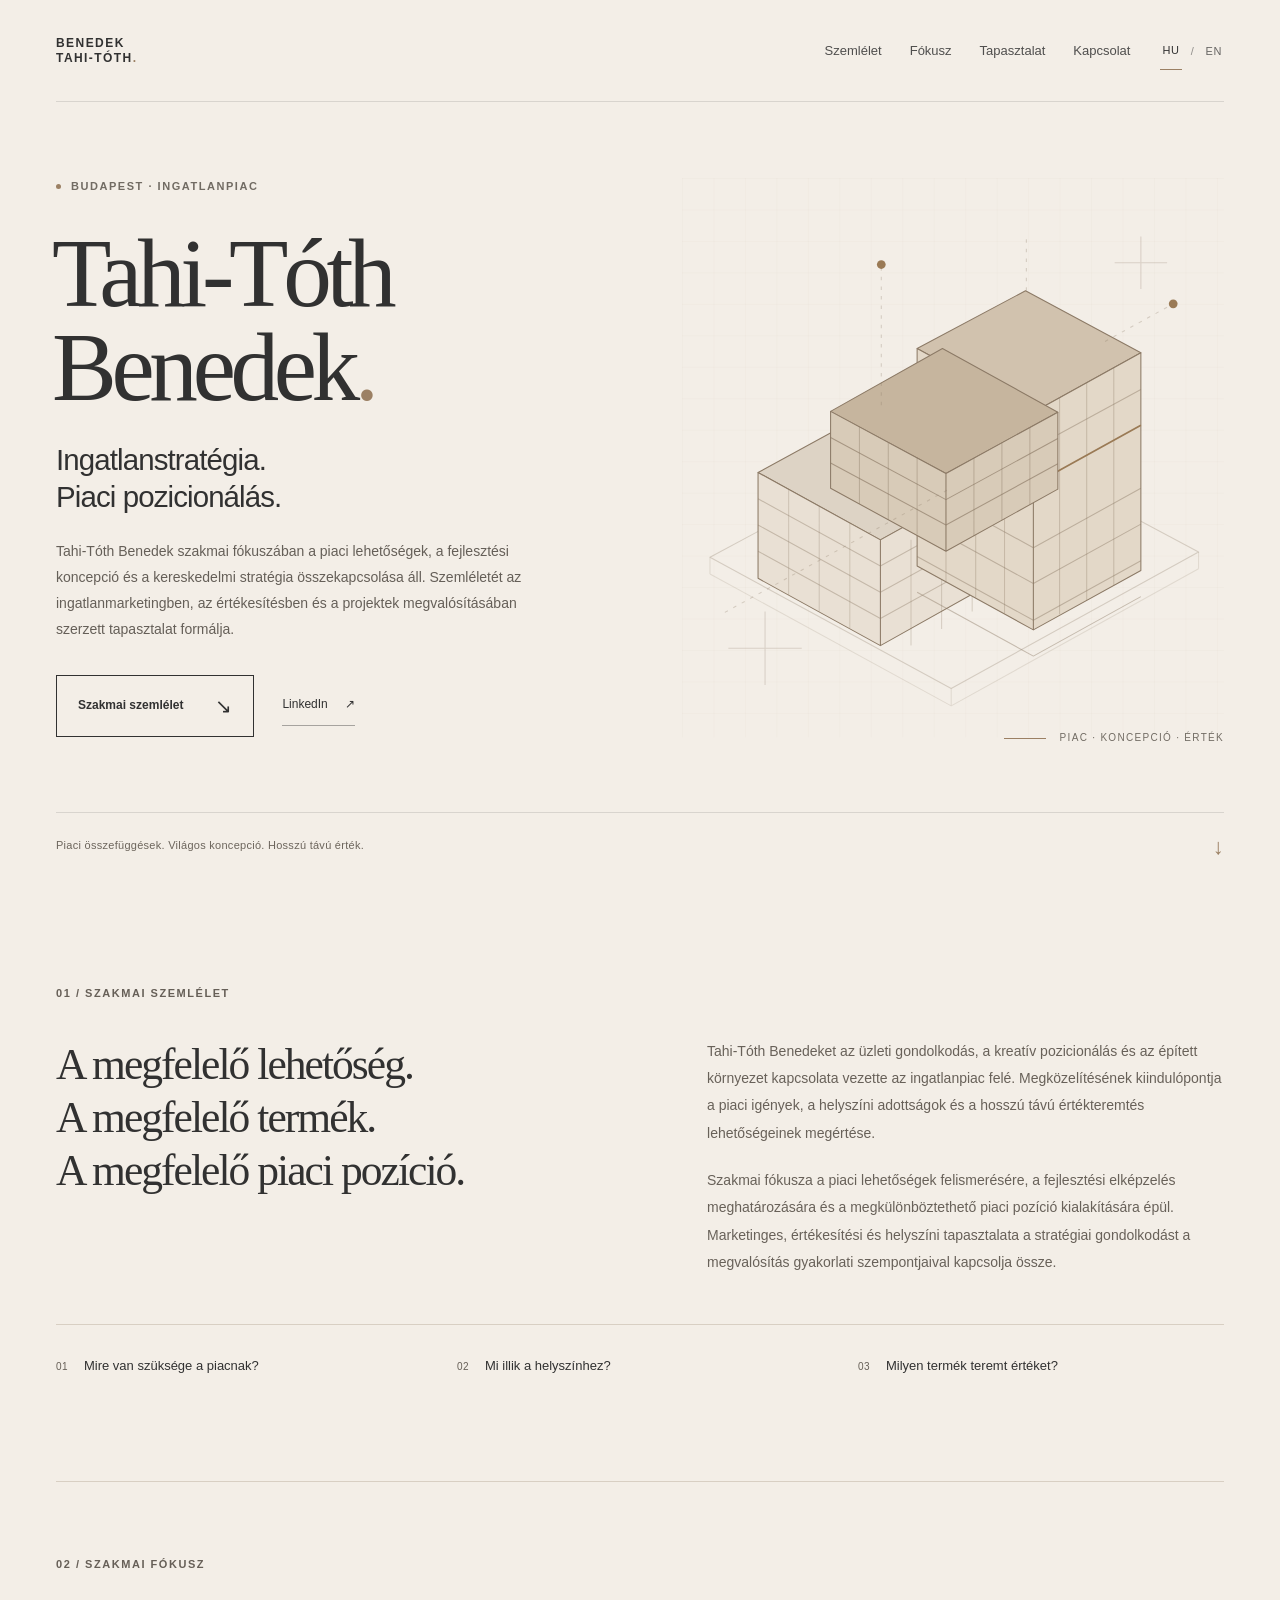
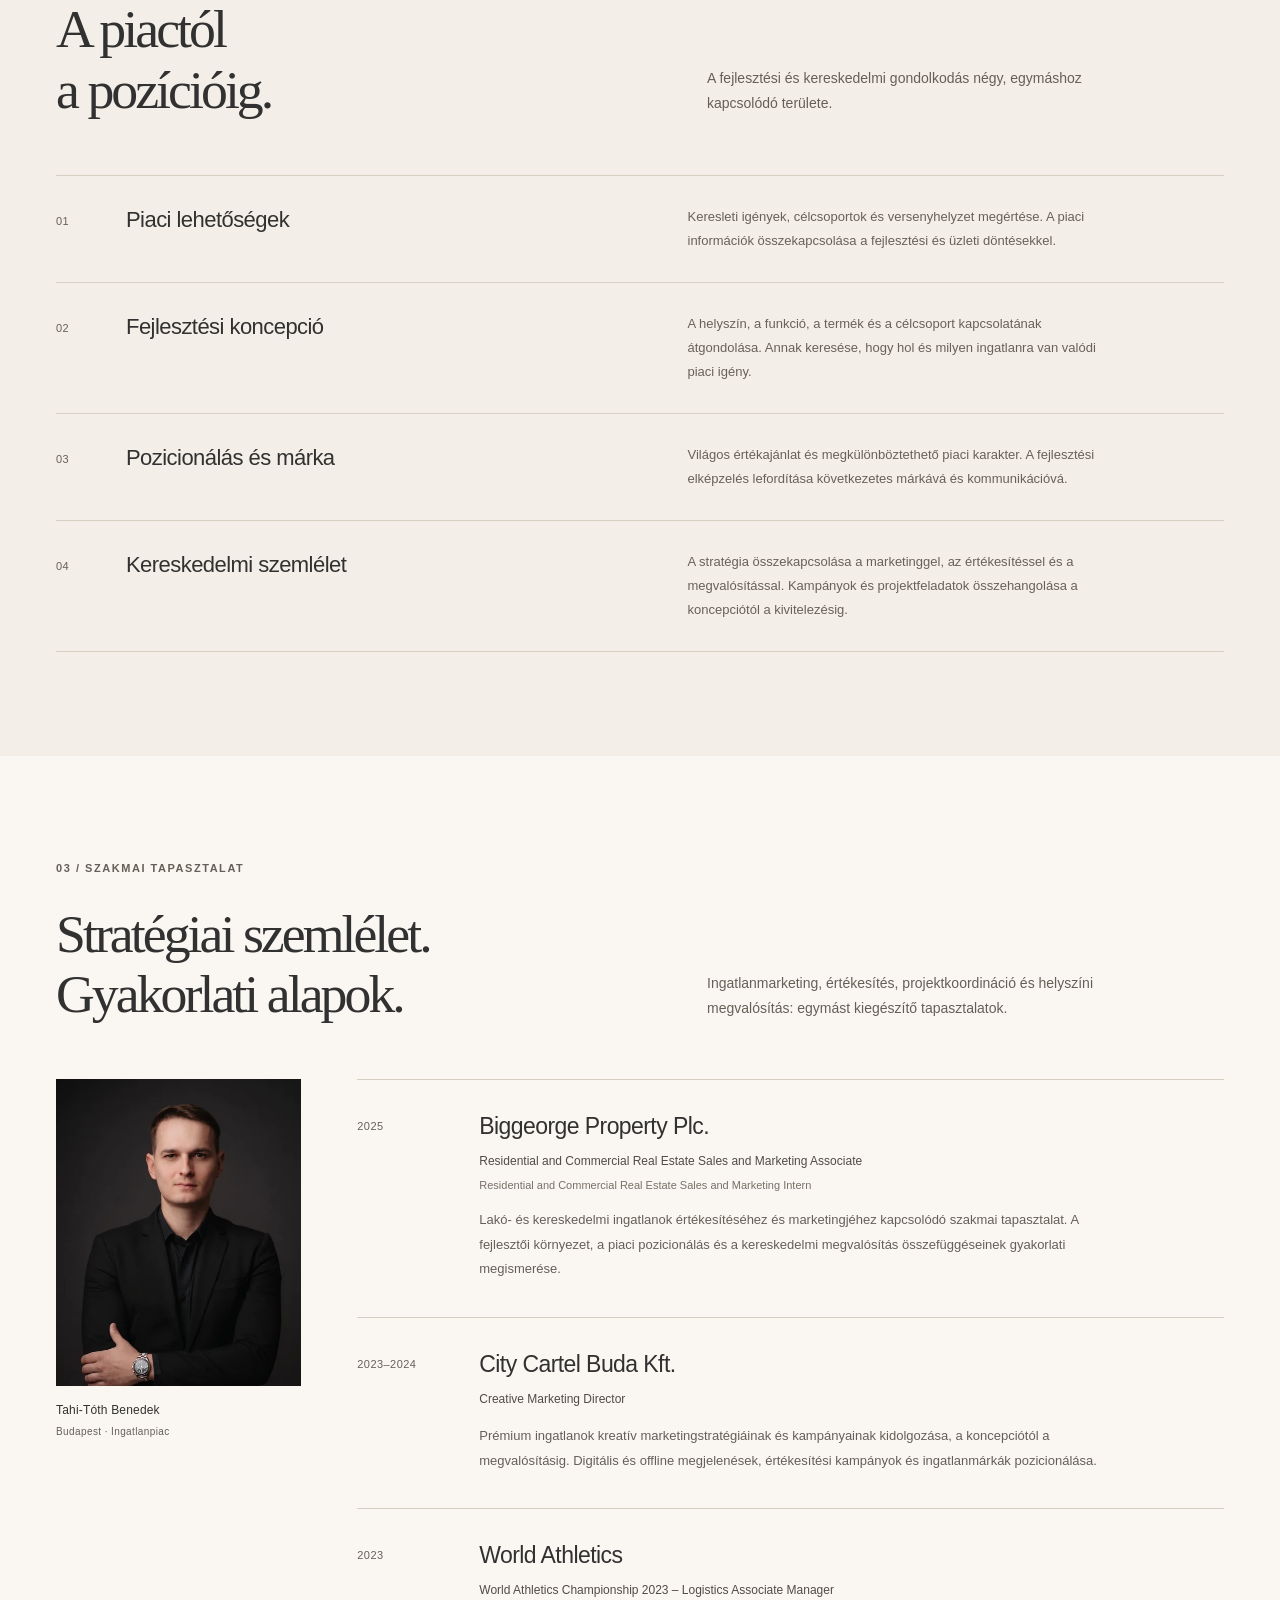
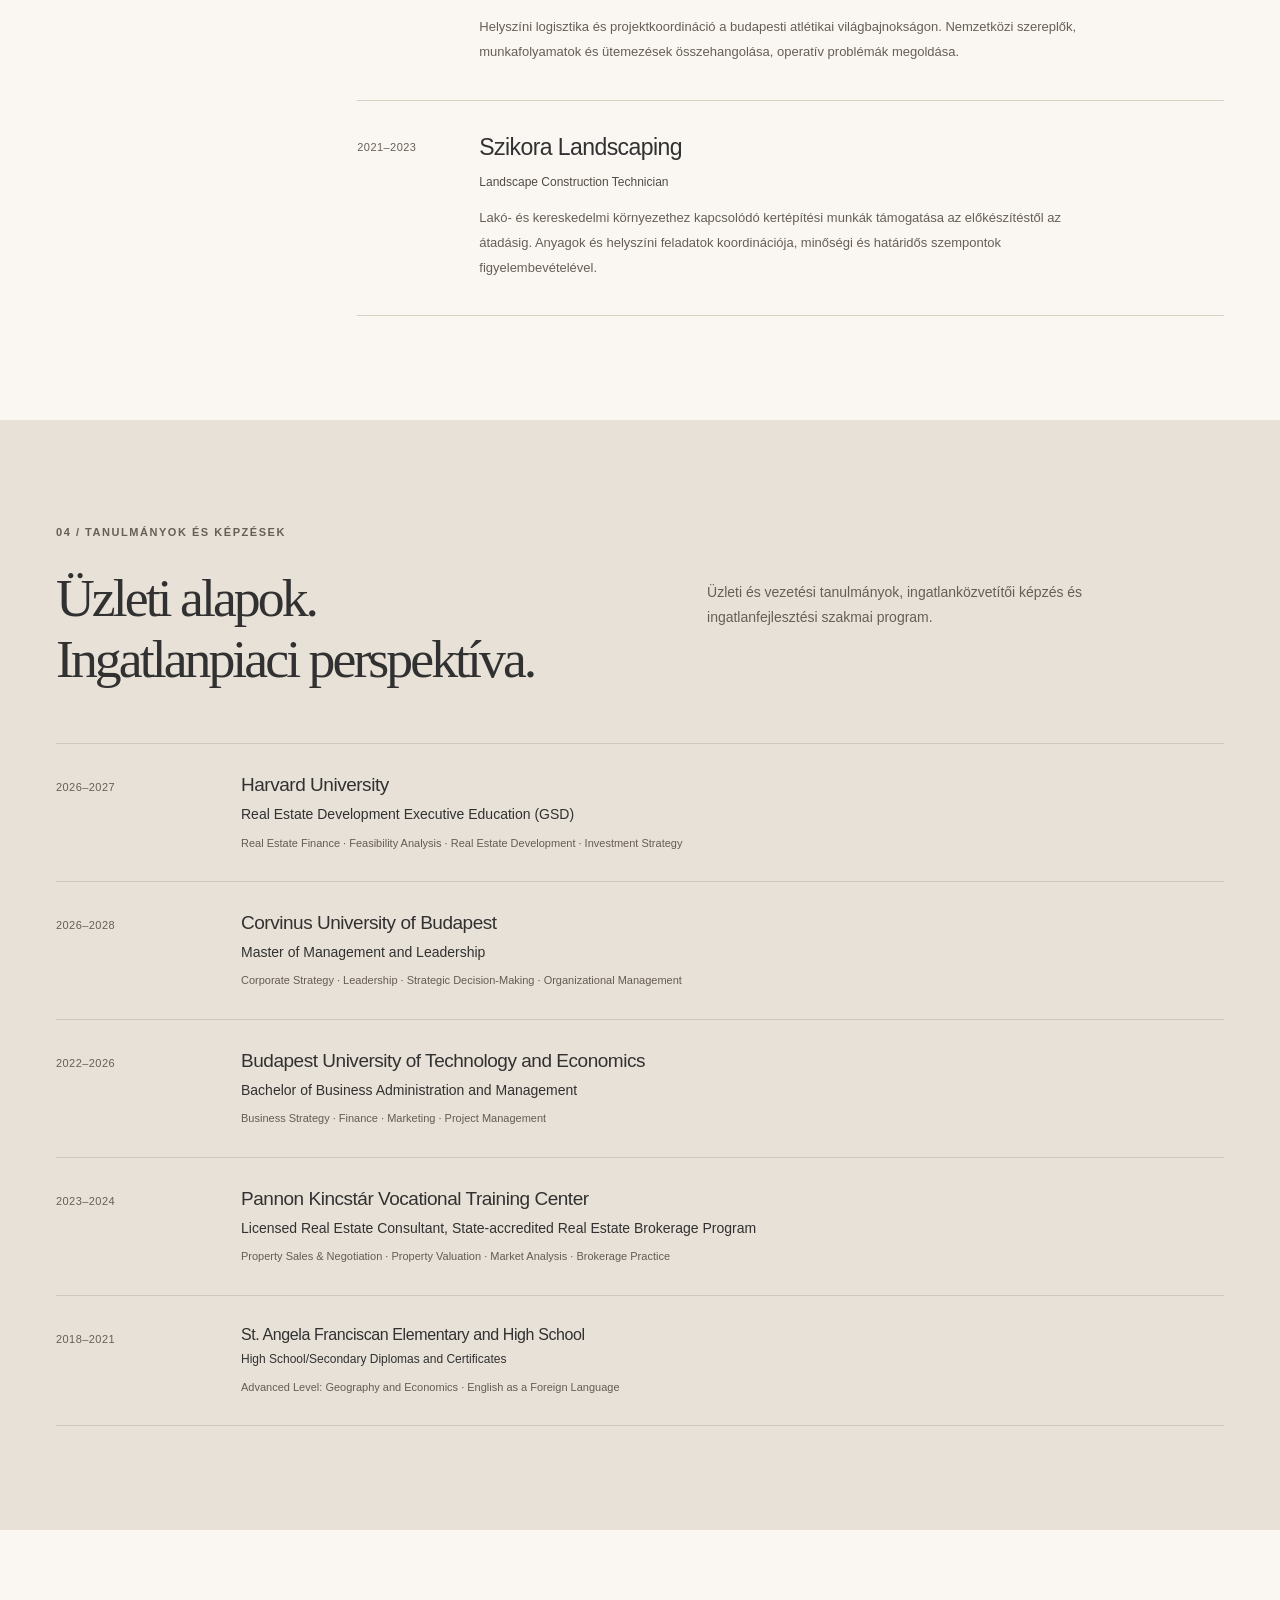
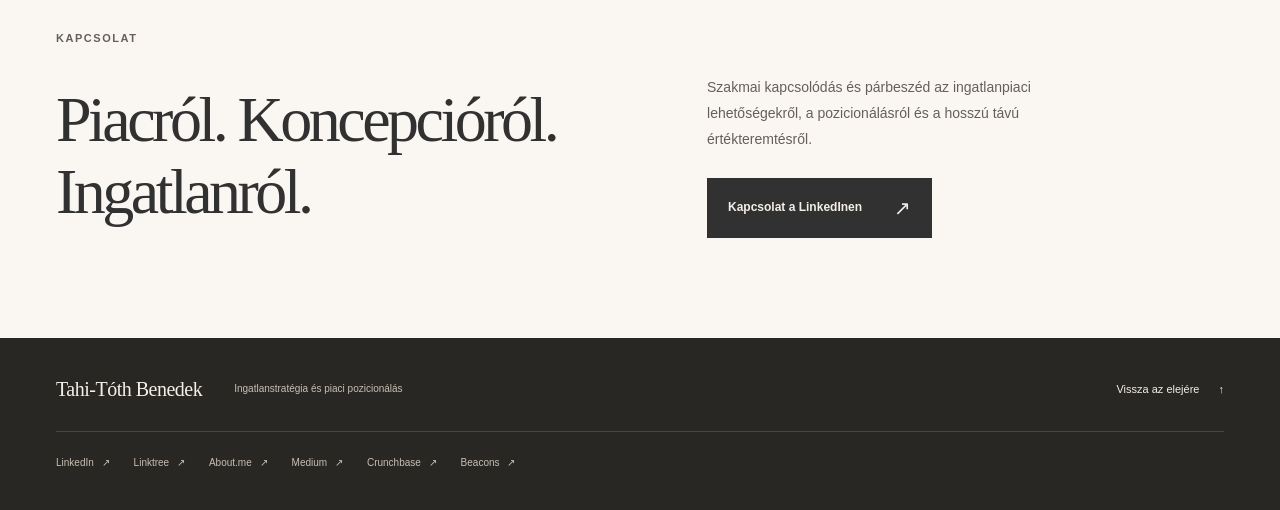
<file: index.html>
<!doctype html>
<html lang="hu">
<head>
  <meta charset="utf-8">
  <meta name="viewport" content="width=device-width, initial-scale=1">
  <meta name="robots" content="max-image-preview:large">
  <title>Tahi-Tóth Benedek | Ingatlanstratégia és piaci pozicionálás</title>
  <meta name="description" content="Tahi-Tóth Benedek szakmai oldala. Ingatlanpiaci lehetőségek, fejlesztési koncepció, márkapozicionálás és kereskedelmi szemlélet, gyakorlati tapasztalatra építve.">
  <meta name="author" content="Benedek Tahi-Tóth">
  <meta name="theme-color" content="#f3eee7">
  <link rel="canonical" href="https://benedektt.github.io/">
  <link rel="alternate" hreflang="hu" href="https://benedektt.github.io/">
  <link rel="alternate" hreflang="en" href="https://benedektt.github.io/en/">
  <link rel="alternate" hreflang="x-default" href="https://benedektt.github.io/">
  <meta property="og:type" content="profile">
  <meta property="og:site_name" content="Benedek Tahi-Tóth">
  <meta property="og:title" content="Tahi-Tóth Benedek | Ingatlanstratégia és piaci pozicionálás">
  <meta property="og:description" content="Tahi-Tóth Benedek szakmai oldala. Ingatlanpiaci lehetőségek, fejlesztési koncepció, márkapozicionálás és kereskedelmi szemlélet, gyakorlati tapasztalatra építve.">
  <meta property="og:url" content="https://benedektt.github.io/">
  <meta property="og:locale" content="hu_HU">
  <meta property="og:locale:alternate" content="en_GB">
  <meta property="og:image" content="https://benedektt.github.io/assets/benedek-tahi-toth-profile.jpg">
  <meta property="og:image:width" content="1200">
  <meta property="og:image:height" content="1200">
  <meta property="og:image:alt" content="Tahi-Tóth Benedek szakmai portréja">
  <meta name="twitter:card" content="summary_large_image">
  <meta name="twitter:title" content="Tahi-Tóth Benedek | Ingatlanstratégia és piaci pozicionálás">
  <meta name="twitter:description" content="Tahi-Tóth Benedek szakmai oldala. Ingatlanpiaci lehetőségek, fejlesztési koncepció, márkapozicionálás és kereskedelmi szemlélet, gyakorlati tapasztalatra építve.">
  <meta name="twitter:image" content="https://benedektt.github.io/assets/benedek-tahi-toth-profile-wide.jpg">
  <meta name="twitter:image:alt" content="Tahi-Tóth Benedek szakmai portréja">
  <link rel="icon" href="assets/favicon.svg" type="image/svg+xml">
  <link rel="stylesheet" href="styles.css">
  <script type="application/ld+json">{"@context":"https://schema.org","@graph":[{"@type":"Person","@id":"https://benedektt.github.io/#person","name":"Benedek Tahi-Tóth","alternateName":["Tahi-Tóth Benedek","Benedek Tahi-Toth","Tahi-Toth Benedek"],"url":"https://benedektt.github.io/","description":"Tahi-Tóth Benedek szakmai fókuszában a piaci lehetőségek, a fejlesztési koncepció és a kereskedelmi stratégia összekapcsolása áll.","sameAs":["https://www.linkedin.com/in/benedektt/","https://linktr.ee/benedektt","https://about.me/benedektt","https://medium.com/@benedektt","https://www.crunchbase.com/person/benedek-tahi-t%C3%B3th","https://beacons.ai/benedektt"],"knowsAbout":["Real estate market analysis","Real estate development concepts","Market positioning","Real estate branding","Property marketing","Residential and commercial real estate sales"],"givenName":"Benedek","familyName":"Tahi-Tóth","image":[{"@id":"https://benedektt.github.io/#portrait-square"},{"@id":"https://benedektt.github.io/#portrait-wide"},{"@id":"https://benedektt.github.io/#portrait"}],"mainEntityOfPage":{"@id":"https://benedektt.github.io/#profile"}},{"@type":"WebSite","@id":"https://benedektt.github.io/#website","url":"https://benedektt.github.io/","name":"Benedek Tahi-Tóth","inLanguage":["hu","en"],"publisher":{"@id":"https://benedektt.github.io/#person"}},{"@type":"ProfilePage","@id":"https://benedektt.github.io/#profile","url":"https://benedektt.github.io/","name":"Tahi-Tóth Benedek | Ingatlanstratégia és piaci pozicionálás","inLanguage":"hu","mainEntity":{"@id":"https://benedektt.github.io/#person"},"isPartOf":{"@id":"https://benedektt.github.io/#website"},"primaryImageOfPage":{"@id":"https://benedektt.github.io/#portrait-square"}},{"@type":"ImageObject","@id":"https://benedektt.github.io/#portrait-square","url":"https://benedektt.github.io/assets/benedek-tahi-toth-profile.jpg","contentUrl":"https://benedektt.github.io/assets/benedek-tahi-toth-profile.jpg","width":1200,"height":1200,"caption":"Tahi-Tóth Benedek szakmai portréja","about":{"@id":"https://benedektt.github.io/#person"},"representativeOfPage":true},{"@type":"ImageObject","@id":"https://benedektt.github.io/#portrait-wide","url":"https://benedektt.github.io/assets/benedek-tahi-toth-profile-wide.jpg","contentUrl":"https://benedektt.github.io/assets/benedek-tahi-toth-profile-wide.jpg","width":1200,"height":675,"caption":"Tahi-Tóth Benedek szakmai portréja","about":{"@id":"https://benedektt.github.io/#person"},"representativeOfPage":true},{"@type":"ImageObject","@id":"https://benedektt.github.io/#portrait","url":"https://benedektt.github.io/assets/benedek-tahi-toth-portrait.jpg","contentUrl":"https://benedektt.github.io/assets/benedek-tahi-toth-portrait.jpg","width":960,"height":1200,"caption":"Tahi-Tóth Benedek szakmai portréja","about":{"@id":"https://benedektt.github.io/#person"},"representativeOfPage":true}]}</script>
</head>
<body id="top">
  <a class="skip-link" href="#main">Ugrás a tartalomra</a>
  <div class="hero-wrap">
    <header class="site-header container">
      <a class="wordmark" href="#top" aria-label="Benedek Tahi-Tóth">BENEDEK<br>TAHI-TÓTH<span class="wordmark-dot" aria-hidden="true">.</span></a>
      <nav aria-label="Fő navigáció"><a href="#szemlelet">Szemlélet</a><a href="#fokusz">Fókusz</a><a href="#tapasztalat">Tapasztalat</a><a href="#kapcsolat">Kapcsolat</a></nav>
      <div class="languages" aria-label="Nyelvválasztás"><a href="./" lang="hu" hreflang="hu" aria-current="page">HU</a><span aria-hidden="true">/</span><a href="en/" lang="en" hreflang="en" >EN</a></div>
    </header>
  </div>
    <main id="main">
      <div class="hero-wrap">
      <section class="hero container" aria-labelledby="hero-title">
        <div class="hero-copy">
          <p class="eyebrow"><span class="status-dot" aria-hidden="true"></span>Budapest · Ingatlanpiac</p>
          <h1 id="hero-title">Tahi-Tóth<br> Benedek<span class="accent">.</span></h1>
          <p class="position">Ingatlanstratégia.<br>Piaci pozicionálás.</p>
          <p class="hero-intro">Tahi-Tóth Benedek szakmai fókuszában a piaci lehetőségek, a fejlesztési koncepció és a kereskedelmi stratégia összekapcsolása áll. Szemléletét az ingatlanmarketingben, az értékesítésben és a projektek megvalósításában szerzett tapasztalat formálja.</p>
          <div class="hero-actions"><a class="button button-light" href="#szemlelet">Szakmai szemlélet <span aria-hidden="true">↘</span></a><a class="text-link" href="https://www.linkedin.com/in/benedektt/">LinkedIn <span aria-hidden="true">↗</span></a></div>
        </div>
        <div class="hero-art"><svg class="architecture" viewBox="0 0 620 640" fill="none" aria-hidden="true" xmlns="http://www.w3.org/2000/svg">
  <defs><pattern id="grid" width="36" height="36" patternUnits="userSpaceOnUse"><path d="M36 0H0V36" stroke="currentColor" stroke-opacity=".075"/></pattern></defs>
  <rect width="620" height="640" fill="url(#grid)"/>
  <g stroke="currentColor" stroke-width="1.2" stroke-linejoin="round">
    <path d="M32 434 308 584 591 428 316 281Z" stroke-opacity=".30"/>
    <path d="m32 453 276 151 283-157M308 584v20M591 428v19M32 434v19" stroke-opacity=".18"/>
    <path d="m87 337 140 77 141-78-140-76Z" fill="#ddd3c5"/>
    <path d="m87 337 140 77v121L87 458Zm140 77 141-78v120l-141 79Z" fill="#e9e0d4"/>
    <path d="m87 367 140 77 141-78M87 397l140 77 141-78M87 427l140 77 141-78" stroke-opacity=".40"/>
    <path d="M122 356v121m35-102v121m35-102v121m70-101v121m35-140v121m35-141v121" stroke-opacity=".28"/>
    <path d="m269 195 133 73 123-68-132-71Z" fill="#d1c2ae"/>
    <path d="m269 195 133 73v249l-133-73Zm133 73 123-68v249l-123 68Z" fill="#e3d8c8"/>
    <path d="m269 237 133 72 123-67m-256 108 133 73 123-68m-256 36 133 73 123-68m-256 37 133 73 123-68m-256 36 133 73 123-68" stroke-opacity=".45"/>
    <path d="M302 213v249m34-231v249m33-231v249m63-247v248m31-265v249m31-266v249" stroke-opacity=".33"/>
    <path d="m269 278 133 73 123-68" stroke="#9a7a55" stroke-width="2"/>
    <path d="m170 267 132 71 128-70-132-73Z" fill="#c6b59e"/>
    <path d="m170 267 132 71v89l-132-72Zm132 71 128-70v88l-128 71Z" fill="#d8cbb8"/>
    <path d="m170 297 132 71 128-70m-260 28 132 71 128-70" stroke-opacity=".65"/>
    <path d="M203 285v88m33-70v88m33-71v88m65-88v90m32-107v89m32-107v89" stroke-opacity=".40"/>
    <path d="m49 497 260-143m175-167 78-43M228 260V99m166 30V65" stroke-dasharray="4 7" stroke-opacity=".30"/>
    <circle cx="228" cy="99" r="5" fill="#9a7a55" stroke="none"/>
    <circle cx="562" cy="144" r="5" fill="#9a7a55" stroke="none"/>
    <path d="M53 538h84m-42-42v84M495 97h60m-30-30v60" stroke-opacity=".25"/>
  </g>
</svg><p class="art-caption"><span class="art-line" aria-hidden="true"></span>Piac · Koncepció · Érték</p></div>
        <div class="hero-foot"><span>Piaci összefüggések. Világos koncepció. Hosszú távú érték.</span><span aria-hidden="true">↓</span></div>
      </section>
      </div>
      <div class="light-surface">
        <section id="szemlelet" class="about section container" aria-labelledby="about-title">
          <p class="section-label">01 / Szakmai szemlélet</p>
          <div class="about-grid"><h2 id="about-title">A megfelelő lehetőség.<br>A megfelelő termék.<br>A megfelelő piaci pozíció.</h2><div class="prose"><p>Tahi-Tóth Benedeket az üzleti gondolkodás, a kreatív pozicionálás és az épített környezet kapcsolata vezette az ingatlanpiac felé. Megközelítésének kiindulópontja a piaci igények, a helyszíni adottságok és a hosszú távú értékteremtés lehetőségeinek megértése.</p><p>Szakmai fókusza a piaci lehetőségek felismerésére, a fejlesztési elképzelés meghatározására és a megkülönböztethető piaci pozíció kialakítására épül. Marketinges, értékesítési és helyszíni tapasztalata a stratégiai gondolkodást a megvalósítás gyakorlati szempontjaival kapcsolja össze.</p></div></div>
          <ol class="questions"><li><span>01</span>Mire van szüksége a piacnak?</li><li><span>02</span>Mi illik a helyszínhez?</li><li><span>03</span>Milyen termék teremt értéket?</li></ol>
        </section>
        <section id="fokusz" class="focus section container" aria-labelledby="focus-title">
          <div class="section-heading"><div><p class="section-label">02 / Szakmai fókusz</p><h2 id="focus-title">A piactól<br>a pozícióig.</h2></div><p class="section-intro">A fejlesztési és kereskedelmi gondolkodás négy, egymáshoz kapcsolódó területe.</p></div>
          <div class="focus-list"><article class="focus-row"><span class="row-number">01</span><h3>Piaci lehetőségek</h3><p>Keresleti igények, célcsoportok és versenyhelyzet megértése. A piaci információk összekapcsolása a fejlesztési és üzleti döntésekkel.</p></article><article class="focus-row"><span class="row-number">02</span><h3>Fejlesztési koncepció</h3><p>A helyszín, a funkció, a termék és a célcsoport kapcsolatának átgondolása. Annak keresése, hogy hol és milyen ingatlanra van valódi piaci igény.</p></article><article class="focus-row"><span class="row-number">03</span><h3>Pozicionálás és márka</h3><p>Világos értékajánlat és megkülönböztethető piaci karakter. A fejlesztési elképzelés lefordítása következetes márkává és kommunikációvá.</p></article><article class="focus-row"><span class="row-number">04</span><h3>Kereskedelmi szemlélet</h3><p>A stratégia összekapcsolása a marketinggel, az értékesítéssel és a megvalósítással. Kampányok és projektfeladatok összehangolása a koncepciótól a kivitelezésig.</p></article></div>
        </section>
      </div>
      <section id="tapasztalat" class="experience section container" aria-labelledby="experience-title">
        <div class="section-heading"><div><p class="section-label">03 / Szakmai tapasztalat</p><h2 id="experience-title">Stratégiai szemlélet.<br>Gyakorlati alapok.</h2></div><p class="section-intro">Ingatlanmarketing, értékesítés, projektkoordináció és helyszíni megvalósítás: egymást kiegészítő tapasztalatok.</p></div>
        <div class="experience-body">
          <figure class="profile-portrait">
            <picture>
              <source type="image/webp" srcset="assets/benedek-tahi-toth-portrait-480.webp 480w, assets/benedek-tahi-toth-portrait-960.webp 960w" sizes="(max-width: 600px) 240px, (max-width: 850px) 160px, (max-width: 1150px) 22vw, 285px">
              <img src="assets/benedek-tahi-toth-portrait.jpg" width="960" height="1200" alt="Tahi-Tóth Benedek szakmai portréja" loading="lazy" decoding="async">
            </picture>
            <figcaption><span class="portrait-name">Tahi-Tóth Benedek</span><span class="portrait-location">Budapest · Ingatlanpiac</span></figcaption>
          </figure>
        <div class="career-list"><article class="career"><p class="year">2025</p><div><h3>Biggeorge Property Plc.</h3><ul class="roles"><li>Residential and Commercial Real Estate Sales and Marketing Associate</li><li>Residential and Commercial Real Estate Sales and Marketing Intern</li></ul><p class="career-description">Lakó- és kereskedelmi ingatlanok értékesítéséhez és marketingjéhez kapcsolódó szakmai tapasztalat. A fejlesztői környezet, a piaci pozicionálás és a kereskedelmi megvalósítás összefüggéseinek gyakorlati megismerése.</p></div></article><article class="career"><p class="year">2023–2024</p><div><h3>City Cartel Buda Kft.</h3><ul class="roles"><li>Creative Marketing Director</li></ul><p class="career-description">Prémium ingatlanok kreatív marketingstratégiáinak és kampányainak kidolgozása, a koncepciótól a megvalósításig. Digitális és offline megjelenések, értékesítési kampányok és ingatlanmárkák pozicionálása.</p></div></article><article class="career"><p class="year">2023</p><div><h3>World Athletics</h3><ul class="roles"><li>World Athletics Championship 2023 – Logistics Associate Manager</li></ul><p class="career-description">Helyszíni logisztika és projektkoordináció a budapesti atlétikai világbajnokságon. Nemzetközi szereplők, munkafolyamatok és ütemezések összehangolása, operatív problémák megoldása.</p></div></article><article class="career"><p class="year">2021–2023</p><div><h3>Szikora Landscaping</h3><ul class="roles"><li>Landscape Construction Technician</li></ul><p class="career-description">Lakó- és kereskedelmi környezethez kapcsolódó kertépítési munkák támogatása az előkészítéstől az átadásig. Anyagok és helyszíni feladatok koordinációja, minőségi és határidős szempontok figyelembevételével.</p></div></article></div>
        </div>
      </section>
      <div class="education-wrap">
        <section id="tanulmanyok" class="education section container" aria-labelledby="education-title">
          <div class="section-heading"><div><p class="section-label">04 / Tanulmányok és képzések</p><h2 id="education-title">Üzleti alapok.<br>Ingatlanpiaci perspektíva.</h2></div><p class="section-intro">Üzleti és vezetési tanulmányok, ingatlanközvetítői képzés és ingatlanfejlesztési szakmai program.</p></div>
          <div class="study-list"><article class="study"><p class="year">2026–2027</p><div><h3>Harvard University</h3><p class="degree">Real Estate Development Executive Education (GSD)</p><p class="subjects">Real Estate Finance · Feasibility Analysis · Real Estate Development · Investment Strategy</p></div></article><article class="study"><p class="year">2026–2028</p><div><h3>Corvinus University of Budapest</h3><p class="degree">Master of Management and Leadership</p><p class="subjects">Corporate Strategy · Leadership · Strategic Decision-Making · Organizational Management</p></div></article><article class="study"><p class="year">2022–2026</p><div><h3>Budapest University of Technology and Economics</h3><p class="degree">Bachelor of Business Administration and Management</p><p class="subjects">Business Strategy · Finance · Marketing · Project Management</p></div></article><article class="study"><p class="year">2023–2024</p><div><h3>Pannon Kincstár Vocational Training Center</h3><p class="degree">Licensed Real Estate Consultant, State-accredited Real Estate Brokerage Program</p><p class="subjects">Property Sales &amp; Negotiation · Property Valuation · Market Analysis · Brokerage Practice</p></div></article><article class="study"><p class="year">2018–2021</p><div><h3>St. Angela Franciscan Elementary and High School</h3><p class="degree">High School/Secondary Diplomas and Certificates</p><p class="subjects">Advanced Level: Geography and Economics · English as a Foreign Language</p></div></article></div>
        </section>
      </div>
      <section id="kapcsolat" class="contact section container" aria-labelledby="contact-title">
        <p class="section-label">Kapcsolat</p><div class="contact-grid"><h2 id="contact-title">Piacról. Koncepcióról.<br>Ingatlanról.</h2><div><p>Szakmai kapcsolódás és párbeszéd az ingatlanpiaci lehetőségekről, a pozicionálásról és a hosszú távú értékteremtésről.</p><a class="button button-dark" href="https://www.linkedin.com/in/benedektt/">Kapcsolat a LinkedInen <span aria-hidden="true">↗</span></a></div></div>
      </section>
    </main>
    <footer class="site-footer"><div class="container"><div class="footer-top"><a class="footer-name" href="#top">Tahi-Tóth Benedek</a><p>Ingatlanstratégia és piaci pozicionálás</p><a class="back-top" href="#top">Vissza az elejére <span aria-hidden="true">↑</span></a></div><nav class="profile-links" aria-label="Szakmai profilok"><a href="https://www.linkedin.com/in/benedektt/">LinkedIn <span aria-hidden="true">↗</span></a><a href="https://linktr.ee/benedektt">Linktree <span aria-hidden="true">↗</span></a><a href="https://about.me/benedektt">About.me <span aria-hidden="true">↗</span></a><a href="https://medium.com/@benedektt">Medium <span aria-hidden="true">↗</span></a><a href="https://www.crunchbase.com/person/benedek-tahi-t%C3%B3th">Crunchbase <span aria-hidden="true">↗</span></a><a href="https://beacons.ai/benedektt">Beacons <span aria-hidden="true">↗</span></a></nav></div></footer>
</body>
</html>
</file>
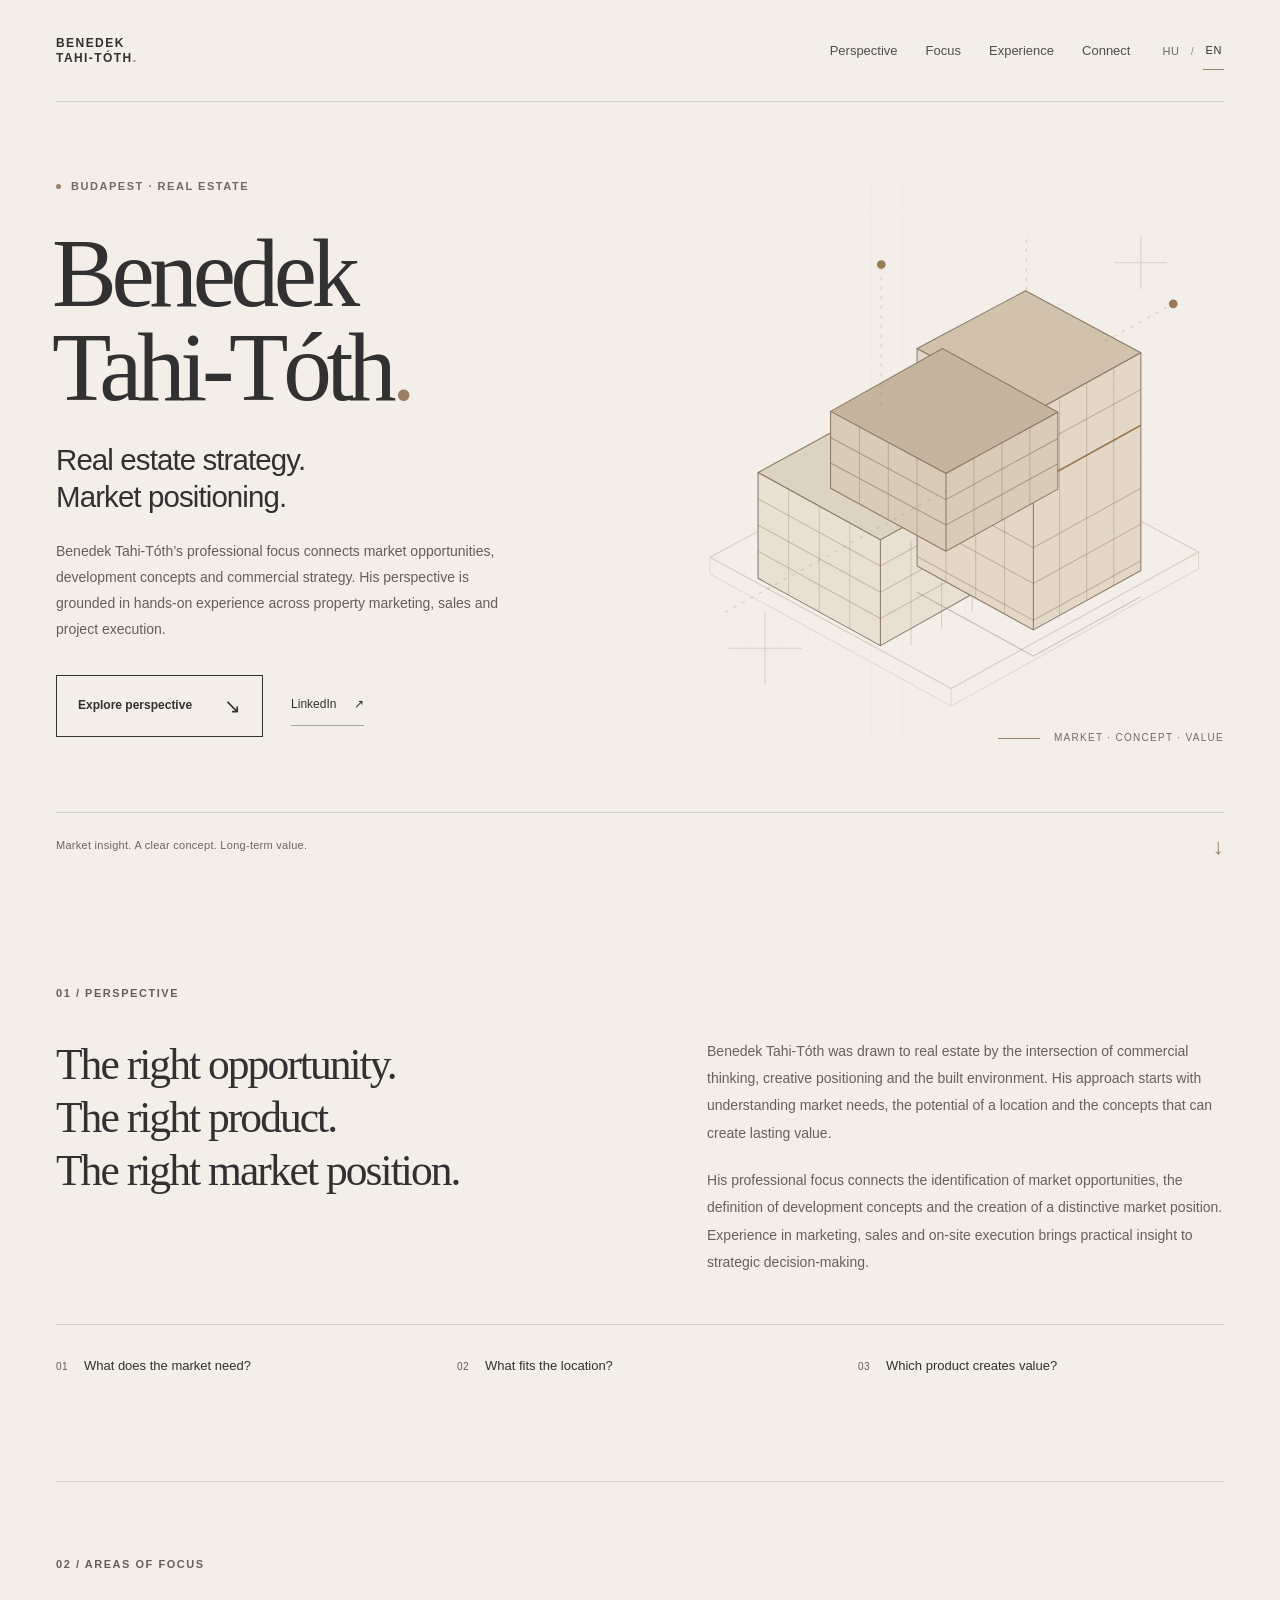
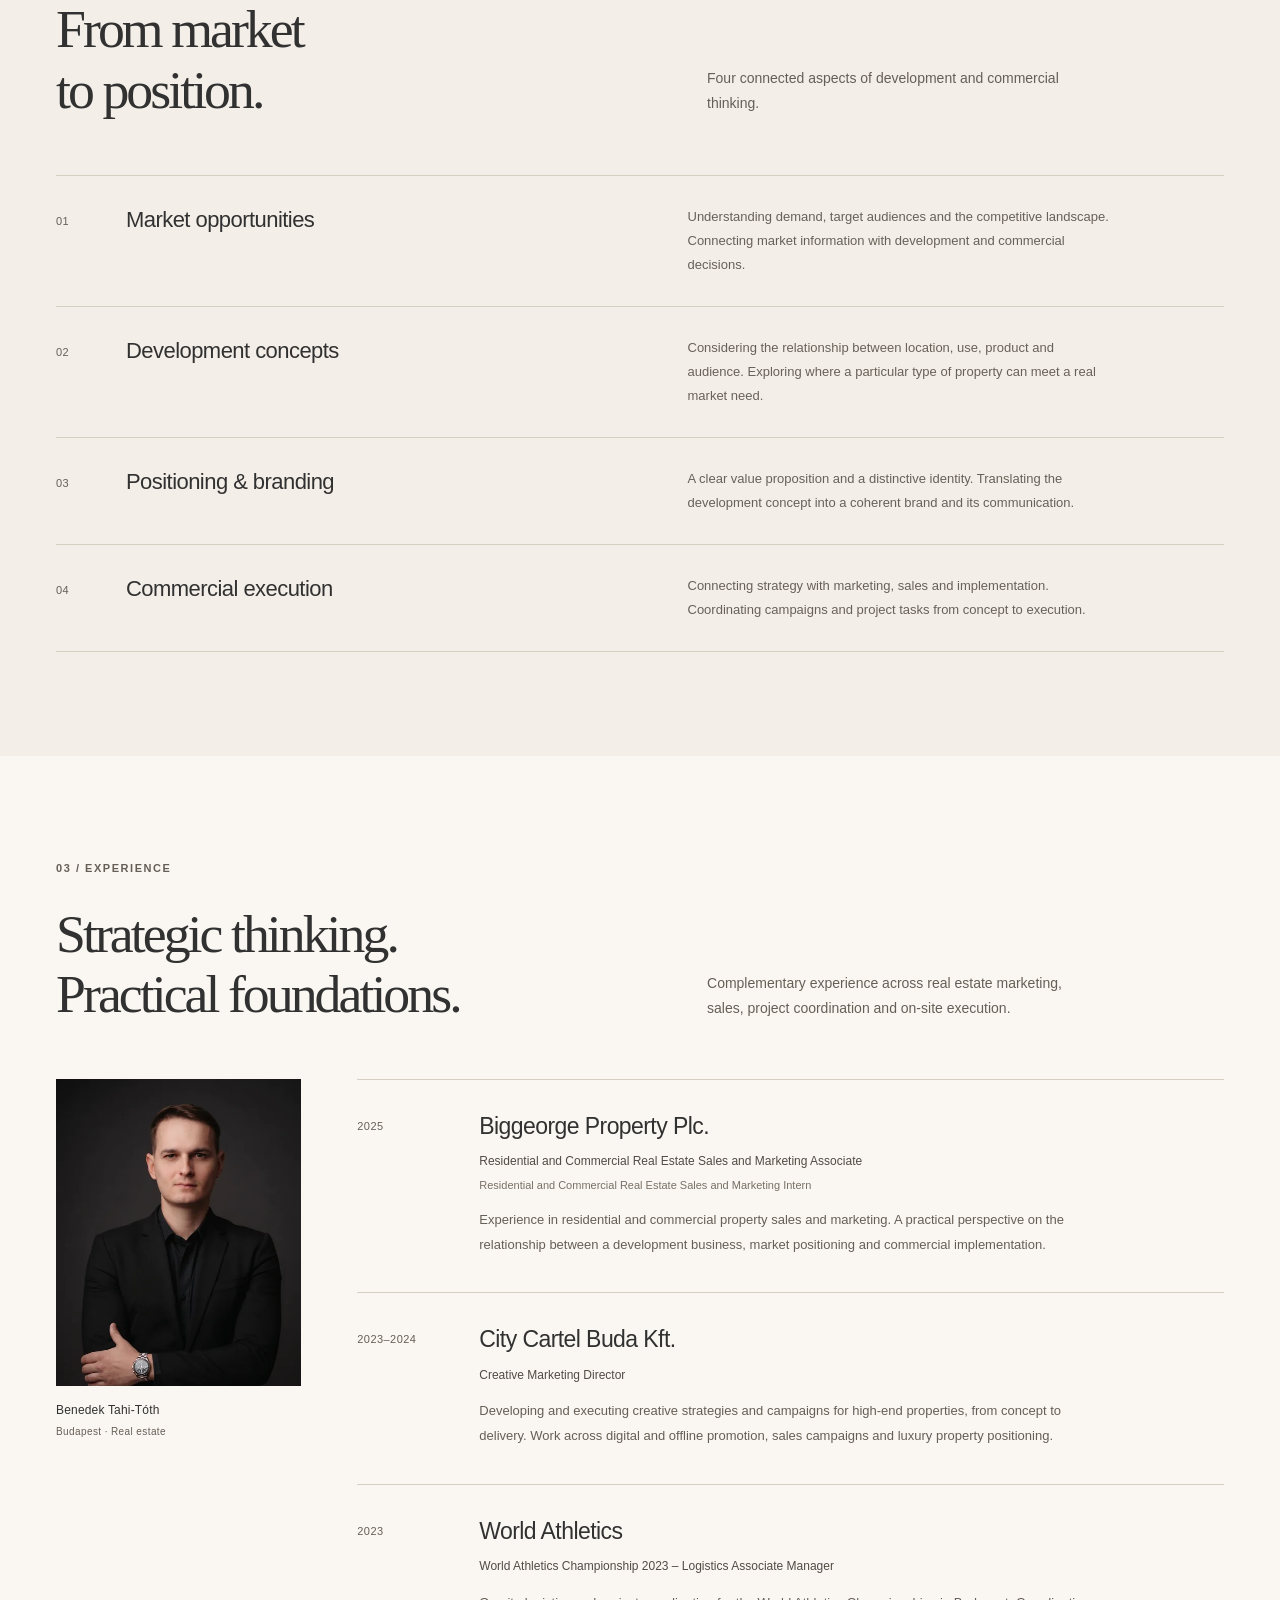
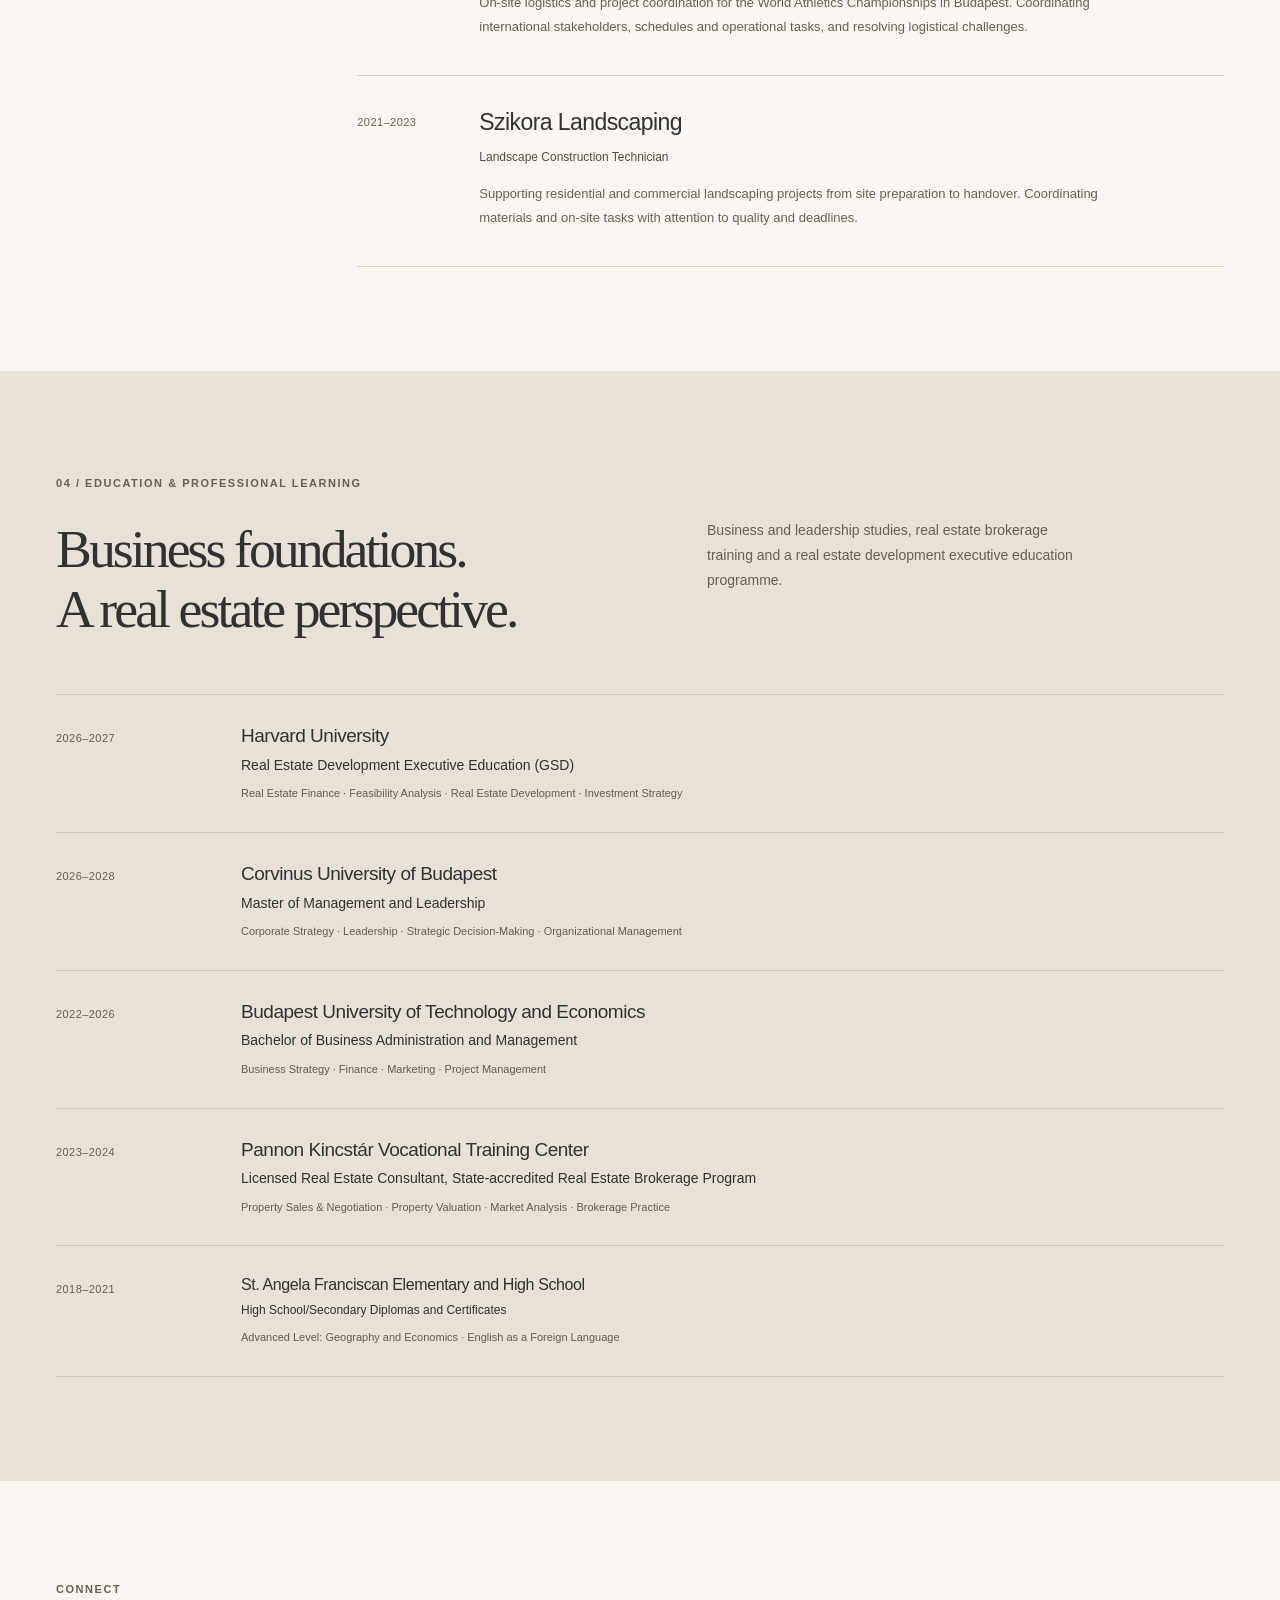
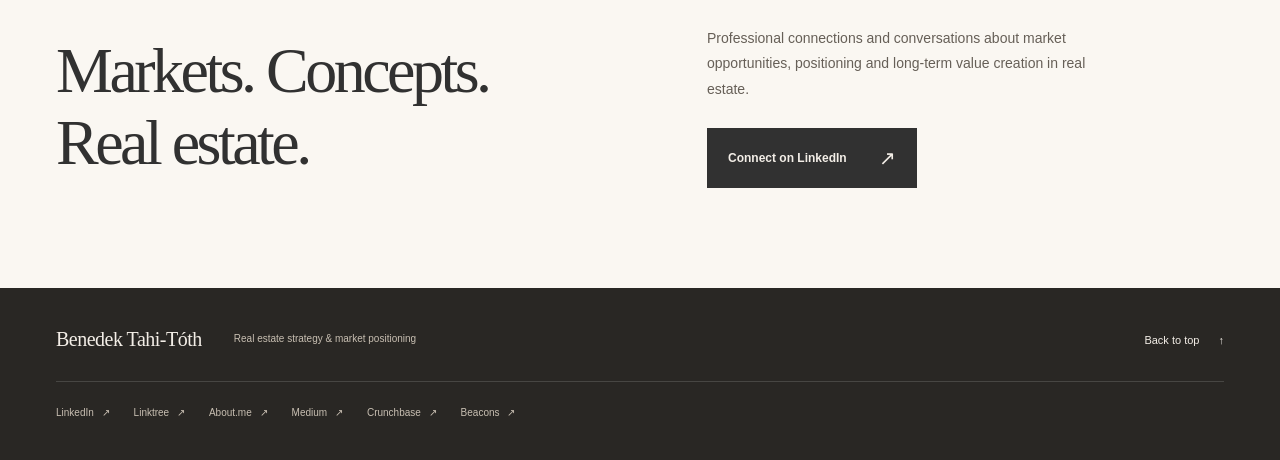
<file: en/index.html>
<!doctype html>
<html lang="en">
<head>
  <meta charset="utf-8">
  <meta name="viewport" content="width=device-width, initial-scale=1">
  <meta name="robots" content="max-image-preview:large">
  <title>Benedek Tahi-Tóth | Real Estate Strategy &amp; Positioning</title>
  <meta name="description" content="Benedek Tahi-Tóth. A real estate perspective connecting market opportunities, development concepts, brand positioning and commercial execution.">
  <meta name="author" content="Benedek Tahi-Tóth">
  <meta name="theme-color" content="#f3eee7">
  <link rel="canonical" href="https://benedektt.github.io/en/">
  <link rel="alternate" hreflang="hu" href="https://benedektt.github.io/">
  <link rel="alternate" hreflang="en" href="https://benedektt.github.io/en/">
  <link rel="alternate" hreflang="x-default" href="https://benedektt.github.io/">
  <meta property="og:type" content="profile">
  <meta property="og:site_name" content="Benedek Tahi-Tóth">
  <meta property="og:title" content="Benedek Tahi-Tóth | Real Estate Strategy &amp; Positioning">
  <meta property="og:description" content="Benedek Tahi-Tóth. A real estate perspective connecting market opportunities, development concepts, brand positioning and commercial execution.">
  <meta property="og:url" content="https://benedektt.github.io/en/">
  <meta property="og:locale" content="en_GB">
  <meta property="og:locale:alternate" content="hu_HU">
  <meta property="og:image" content="https://benedektt.github.io/assets/benedek-tahi-toth-profile.jpg">
  <meta property="og:image:width" content="1200">
  <meta property="og:image:height" content="1200">
  <meta property="og:image:alt" content="Professional portrait of Benedek Tahi-Tóth">
  <meta name="twitter:card" content="summary_large_image">
  <meta name="twitter:title" content="Benedek Tahi-Tóth | Real Estate Strategy &amp; Positioning">
  <meta name="twitter:description" content="Benedek Tahi-Tóth. A real estate perspective connecting market opportunities, development concepts, brand positioning and commercial execution.">
  <meta name="twitter:image" content="https://benedektt.github.io/assets/benedek-tahi-toth-profile-wide.jpg">
  <meta name="twitter:image:alt" content="Professional portrait of Benedek Tahi-Tóth">
  <link rel="icon" href="../assets/favicon.svg" type="image/svg+xml">
  <link rel="stylesheet" href="../styles.css">
  <script type="application/ld+json">{"@context":"https://schema.org","@graph":[{"@type":"Person","@id":"https://benedektt.github.io/#person","name":"Benedek Tahi-Tóth","alternateName":["Tahi-Tóth Benedek","Benedek Tahi-Toth","Tahi-Toth Benedek"],"url":"https://benedektt.github.io/","description":"Benedek Tahi-Tóth’s professional focus connects market opportunities, development concepts and commercial strategy.","sameAs":["https://www.linkedin.com/in/benedektt/","https://linktr.ee/benedektt","https://about.me/benedektt","https://medium.com/@benedektt","https://www.crunchbase.com/person/benedek-tahi-t%C3%B3th","https://beacons.ai/benedektt"],"knowsAbout":["Real estate market analysis","Real estate development concepts","Market positioning","Real estate branding","Property marketing","Residential and commercial real estate sales"],"givenName":"Benedek","familyName":"Tahi-Tóth","image":[{"@id":"https://benedektt.github.io/#portrait-square"},{"@id":"https://benedektt.github.io/#portrait-wide"},{"@id":"https://benedektt.github.io/#portrait"}],"mainEntityOfPage":{"@id":"https://benedektt.github.io/en/#profile"}},{"@type":"WebSite","@id":"https://benedektt.github.io/#website","url":"https://benedektt.github.io/","name":"Benedek Tahi-Tóth","inLanguage":["hu","en"],"publisher":{"@id":"https://benedektt.github.io/#person"}},{"@type":"ProfilePage","@id":"https://benedektt.github.io/en/#profile","url":"https://benedektt.github.io/en/","name":"Benedek Tahi-Tóth | Real Estate Strategy & Positioning","inLanguage":"en","mainEntity":{"@id":"https://benedektt.github.io/#person"},"isPartOf":{"@id":"https://benedektt.github.io/#website"},"primaryImageOfPage":{"@id":"https://benedektt.github.io/#portrait-square"}},{"@type":"ImageObject","@id":"https://benedektt.github.io/#portrait-square","url":"https://benedektt.github.io/assets/benedek-tahi-toth-profile.jpg","contentUrl":"https://benedektt.github.io/assets/benedek-tahi-toth-profile.jpg","width":1200,"height":1200,"caption":"Professional portrait of Benedek Tahi-Tóth","about":{"@id":"https://benedektt.github.io/#person"},"representativeOfPage":true},{"@type":"ImageObject","@id":"https://benedektt.github.io/#portrait-wide","url":"https://benedektt.github.io/assets/benedek-tahi-toth-profile-wide.jpg","contentUrl":"https://benedektt.github.io/assets/benedek-tahi-toth-profile-wide.jpg","width":1200,"height":675,"caption":"Professional portrait of Benedek Tahi-Tóth","about":{"@id":"https://benedektt.github.io/#person"},"representativeOfPage":true},{"@type":"ImageObject","@id":"https://benedektt.github.io/#portrait","url":"https://benedektt.github.io/assets/benedek-tahi-toth-portrait.jpg","contentUrl":"https://benedektt.github.io/assets/benedek-tahi-toth-portrait.jpg","width":960,"height":1200,"caption":"Professional portrait of Benedek Tahi-Tóth","about":{"@id":"https://benedektt.github.io/#person"},"representativeOfPage":true}]}</script>
</head>
<body id="top">
  <a class="skip-link" href="#main">Skip to content</a>
  <div class="hero-wrap">
    <header class="site-header container">
      <a class="wordmark" href="#top" aria-label="Benedek Tahi-Tóth">BENEDEK<br>TAHI-TÓTH<span class="wordmark-dot" aria-hidden="true">.</span></a>
      <nav aria-label="Main navigation"><a href="#szemlelet">Perspective</a><a href="#fokusz">Focus</a><a href="#tapasztalat">Experience</a><a href="#kapcsolat">Connect</a></nav>
      <div class="languages" aria-label="Select language"><a href="../" lang="hu" hreflang="hu" >HU</a><span aria-hidden="true">/</span><a href="./" lang="en" hreflang="en" aria-current="page">EN</a></div>
    </header>
  </div>
    <main id="main">
      <div class="hero-wrap">
      <section class="hero container" aria-labelledby="hero-title">
        <div class="hero-copy">
          <p class="eyebrow"><span class="status-dot" aria-hidden="true"></span>Budapest · Real estate</p>
          <h1 id="hero-title">Benedek<br> Tahi-Tóth<span class="accent">.</span></h1>
          <p class="position">Real estate strategy.<br>Market positioning.</p>
          <p class="hero-intro">Benedek Tahi-Tóth’s professional focus connects market opportunities, development concepts and commercial strategy. His perspective is grounded in hands-on experience across property marketing, sales and project execution.</p>
          <div class="hero-actions"><a class="button button-light" href="#szemlelet">Explore perspective <span aria-hidden="true">↘</span></a><a class="text-link" href="https://www.linkedin.com/in/benedektt/">LinkedIn <span aria-hidden="true">↗</span></a></div>
        </div>
        <div class="hero-art"><svg class="architecture" viewBox="0 0 620 640" fill="none" aria-hidden="true" xmlns="http://www.w3.org/2000/svg">
  <defs><pattern id="grid" width="36" height="36" patternUnits="userSpaceOnUse"><path d="M36 0H0V36" stroke="currentColor" stroke-opacity=".075"/></pattern></defs>
  <rect width="620" height="640" fill="url(#grid)"/>
  <g stroke="currentColor" stroke-width="1.2" stroke-linejoin="round">
    <path d="M32 434 308 584 591 428 316 281Z" stroke-opacity=".30"/>
    <path d="m32 453 276 151 283-157M308 584v20M591 428v19M32 434v19" stroke-opacity=".18"/>
    <path d="m87 337 140 77 141-78-140-76Z" fill="#ddd3c5"/>
    <path d="m87 337 140 77v121L87 458Zm140 77 141-78v120l-141 79Z" fill="#e9e0d4"/>
    <path d="m87 367 140 77 141-78M87 397l140 77 141-78M87 427l140 77 141-78" stroke-opacity=".40"/>
    <path d="M122 356v121m35-102v121m35-102v121m70-101v121m35-140v121m35-141v121" stroke-opacity=".28"/>
    <path d="m269 195 133 73 123-68-132-71Z" fill="#d1c2ae"/>
    <path d="m269 195 133 73v249l-133-73Zm133 73 123-68v249l-123 68Z" fill="#e3d8c8"/>
    <path d="m269 237 133 72 123-67m-256 108 133 73 123-68m-256 36 133 73 123-68m-256 37 133 73 123-68m-256 36 133 73 123-68" stroke-opacity=".45"/>
    <path d="M302 213v249m34-231v249m33-231v249m63-247v248m31-265v249m31-266v249" stroke-opacity=".33"/>
    <path d="m269 278 133 73 123-68" stroke="#9a7a55" stroke-width="2"/>
    <path d="m170 267 132 71 128-70-132-73Z" fill="#c6b59e"/>
    <path d="m170 267 132 71v89l-132-72Zm132 71 128-70v88l-128 71Z" fill="#d8cbb8"/>
    <path d="m170 297 132 71 128-70m-260 28 132 71 128-70" stroke-opacity=".65"/>
    <path d="M203 285v88m33-70v88m33-71v88m65-88v90m32-107v89m32-107v89" stroke-opacity=".40"/>
    <path d="m49 497 260-143m175-167 78-43M228 260V99m166 30V65" stroke-dasharray="4 7" stroke-opacity=".30"/>
    <circle cx="228" cy="99" r="5" fill="#9a7a55" stroke="none"/>
    <circle cx="562" cy="144" r="5" fill="#9a7a55" stroke="none"/>
    <path d="M53 538h84m-42-42v84M495 97h60m-30-30v60" stroke-opacity=".25"/>
  </g>
</svg><p class="art-caption"><span class="art-line" aria-hidden="true"></span>Market · Concept · Value</p></div>
        <div class="hero-foot"><span>Market insight. A clear concept. Long-term value.</span><span aria-hidden="true">↓</span></div>
      </section>
      </div>
      <div class="light-surface">
        <section id="szemlelet" class="about section container" aria-labelledby="about-title">
          <p class="section-label">01 / Perspective</p>
          <div class="about-grid"><h2 id="about-title">The right opportunity.<br>The right product.<br>The right market position.</h2><div class="prose"><p>Benedek Tahi-Tóth was drawn to real estate by the intersection of commercial thinking, creative positioning and the built environment. His approach starts with understanding market needs, the potential of a location and the concepts that can create lasting value.</p><p>His professional focus connects the identification of market opportunities, the definition of development concepts and the creation of a distinctive market position. Experience in marketing, sales and on-site execution brings practical insight to strategic decision-making.</p></div></div>
          <ol class="questions"><li><span>01</span>What does the market need?</li><li><span>02</span>What fits the location?</li><li><span>03</span>Which product creates value?</li></ol>
        </section>
        <section id="fokusz" class="focus section container" aria-labelledby="focus-title">
          <div class="section-heading"><div><p class="section-label">02 / Areas of focus</p><h2 id="focus-title">From market<br>to position.</h2></div><p class="section-intro">Four connected aspects of development and commercial thinking.</p></div>
          <div class="focus-list"><article class="focus-row"><span class="row-number">01</span><h3>Market opportunities</h3><p>Understanding demand, target audiences and the competitive landscape. Connecting market information with development and commercial decisions.</p></article><article class="focus-row"><span class="row-number">02</span><h3>Development concepts</h3><p>Considering the relationship between location, use, product and audience. Exploring where a particular type of property can meet a real market need.</p></article><article class="focus-row"><span class="row-number">03</span><h3>Positioning &amp; branding</h3><p>A clear value proposition and a distinctive identity. Translating the development concept into a coherent brand and its communication.</p></article><article class="focus-row"><span class="row-number">04</span><h3>Commercial execution</h3><p>Connecting strategy with marketing, sales and implementation. Coordinating campaigns and project tasks from concept to execution.</p></article></div>
        </section>
      </div>
      <section id="tapasztalat" class="experience section container" aria-labelledby="experience-title">
        <div class="section-heading"><div><p class="section-label">03 / Experience</p><h2 id="experience-title">Strategic thinking.<br>Practical foundations.</h2></div><p class="section-intro">Complementary experience across real estate marketing, sales, project coordination and on-site execution.</p></div>
        <div class="experience-body">
          <figure class="profile-portrait">
            <picture>
              <source type="image/webp" srcset="../assets/benedek-tahi-toth-portrait-480.webp 480w, ../assets/benedek-tahi-toth-portrait-960.webp 960w" sizes="(max-width: 600px) 240px, (max-width: 850px) 160px, (max-width: 1150px) 22vw, 285px">
              <img src="../assets/benedek-tahi-toth-portrait.jpg" width="960" height="1200" alt="Professional portrait of Benedek Tahi-Tóth" loading="lazy" decoding="async">
            </picture>
            <figcaption><span class="portrait-name">Benedek Tahi-Tóth</span><span class="portrait-location">Budapest · Real estate</span></figcaption>
          </figure>
        <div class="career-list"><article class="career"><p class="year">2025</p><div><h3>Biggeorge Property Plc.</h3><ul class="roles"><li>Residential and Commercial Real Estate Sales and Marketing Associate</li><li>Residential and Commercial Real Estate Sales and Marketing Intern</li></ul><p class="career-description">Experience in residential and commercial property sales and marketing. A practical perspective on the relationship between a development business, market positioning and commercial implementation.</p></div></article><article class="career"><p class="year">2023–2024</p><div><h3>City Cartel Buda Kft.</h3><ul class="roles"><li>Creative Marketing Director</li></ul><p class="career-description">Developing and executing creative strategies and campaigns for high-end properties, from concept to delivery. Work across digital and offline promotion, sales campaigns and luxury property positioning.</p></div></article><article class="career"><p class="year">2023</p><div><h3>World Athletics</h3><ul class="roles"><li>World Athletics Championship 2023 – Logistics Associate Manager</li></ul><p class="career-description">On-site logistics and project coordination for the World Athletics Championships in Budapest. Coordinating international stakeholders, schedules and operational tasks, and resolving logistical challenges.</p></div></article><article class="career"><p class="year">2021–2023</p><div><h3>Szikora Landscaping</h3><ul class="roles"><li>Landscape Construction Technician</li></ul><p class="career-description">Supporting residential and commercial landscaping projects from site preparation to handover. Coordinating materials and on-site tasks with attention to quality and deadlines.</p></div></article></div>
        </div>
      </section>
      <div class="education-wrap">
        <section id="tanulmanyok" class="education section container" aria-labelledby="education-title">
          <div class="section-heading"><div><p class="section-label">04 / Education & professional learning</p><h2 id="education-title">Business foundations.<br>A real estate perspective.</h2></div><p class="section-intro">Business and leadership studies, real estate brokerage training and a real estate development executive education programme.</p></div>
          <div class="study-list"><article class="study"><p class="year">2026–2027</p><div><h3>Harvard University</h3><p class="degree">Real Estate Development Executive Education (GSD)</p><p class="subjects">Real Estate Finance · Feasibility Analysis · Real Estate Development · Investment Strategy</p></div></article><article class="study"><p class="year">2026–2028</p><div><h3>Corvinus University of Budapest</h3><p class="degree">Master of Management and Leadership</p><p class="subjects">Corporate Strategy · Leadership · Strategic Decision-Making · Organizational Management</p></div></article><article class="study"><p class="year">2022–2026</p><div><h3>Budapest University of Technology and Economics</h3><p class="degree">Bachelor of Business Administration and Management</p><p class="subjects">Business Strategy · Finance · Marketing · Project Management</p></div></article><article class="study"><p class="year">2023–2024</p><div><h3>Pannon Kincstár Vocational Training Center</h3><p class="degree">Licensed Real Estate Consultant, State-accredited Real Estate Brokerage Program</p><p class="subjects">Property Sales &amp; Negotiation · Property Valuation · Market Analysis · Brokerage Practice</p></div></article><article class="study"><p class="year">2018–2021</p><div><h3>St. Angela Franciscan Elementary and High School</h3><p class="degree">High School/Secondary Diplomas and Certificates</p><p class="subjects">Advanced Level: Geography and Economics · English as a Foreign Language</p></div></article></div>
        </section>
      </div>
      <section id="kapcsolat" class="contact section container" aria-labelledby="contact-title">
        <p class="section-label">Connect</p><div class="contact-grid"><h2 id="contact-title">Markets. Concepts.<br>Real estate.</h2><div><p>Professional connections and conversations about market opportunities, positioning and long-term value creation in real estate.</p><a class="button button-dark" href="https://www.linkedin.com/in/benedektt/">Connect on LinkedIn <span aria-hidden="true">↗</span></a></div></div>
      </section>
    </main>
    <footer class="site-footer"><div class="container"><div class="footer-top"><a class="footer-name" href="#top">Benedek Tahi-Tóth</a><p>Real estate strategy & market positioning</p><a class="back-top" href="#top">Back to top <span aria-hidden="true">↑</span></a></div><nav class="profile-links" aria-label="Professional profiles"><a href="https://www.linkedin.com/in/benedektt/">LinkedIn <span aria-hidden="true">↗</span></a><a href="https://linktr.ee/benedektt">Linktree <span aria-hidden="true">↗</span></a><a href="https://about.me/benedektt">About.me <span aria-hidden="true">↗</span></a><a href="https://medium.com/@benedektt">Medium <span aria-hidden="true">↗</span></a><a href="https://www.crunchbase.com/person/benedek-tahi-t%C3%B3th">Crunchbase <span aria-hidden="true">↗</span></a><a href="https://beacons.ai/benedektt">Beacons <span aria-hidden="true">↗</span></a></nav></div></footer>
</body>
</html>
</file>
<file: styles.css>
:root{--ink:#313131;--ink-deep:#292724;--cream:#f3eee7;--paper:#faf7f2;--sand:#9b8064;--muted:#665f57;--line:#d8cfc3;--serif:Georgia,'Times New Roman',serif;--sans:Inter,'Segoe UI',Arial,sans-serif}
*{box-sizing:border-box}html{scroll-behavior:smooth;scroll-padding-top:26px}body{margin:0;background:var(--paper);color:var(--ink);font-family:var(--sans);font-size:16px;line-height:1.65;-webkit-font-smoothing:antialiased}a{color:inherit;text-decoration:none}a:focus-visible{outline:3px solid #8b6f4f;outline-offset:6px}::selection{background:#dfd0bf;color:var(--ink)}h1,h2,h3,p{margin:0}h1,h2{font-family:var(--serif);font-weight:400;letter-spacing:-.055em}h2{font-size:clamp(36px,4.2vw,58px);line-height:1.13}h3{font-size:22px;font-weight:500;line-height:1.35;letter-spacing:-.025em}.container{width:min(1240px,calc(100% - 112px));margin-inline:auto}.section{padding-block:104px}.skip-link{position:absolute;top:-100px;left:16px;z-index:100;padding:12px 20px;background:var(--sand);color:var(--ink)}.skip-link:focus{top:16px}.hero-wrap{background:var(--cream)}.site-header,.hero{color:var(--ink);background:var(--cream)}.site-header{display:flex;align-items:center;justify-content:space-between;gap:30px;padding-top:31px;padding-bottom:31px;border-bottom:1px solid #31313124}.wordmark{font-size:12px;line-height:1.25;letter-spacing:.12em;font-weight:600;flex-shrink:0}.wordmark-dot{color:var(--sand)}.site-header nav{display:flex;align-items:center;gap:28px;margin-left:auto}.site-header nav a{font-size:13px;opacity:.84;padding-block:9px}.site-header nav a:hover{opacity:1;color:var(--sand)}.languages{display:flex;gap:9px;align-items:center;font-size:11px;letter-spacing:.06em}.languages a{padding:10px 2px;opacity:.72}.languages a[aria-current]{opacity:1;border-bottom:1px solid var(--sand)}.languages span{opacity:.5}.hero{display:grid;grid-template-columns:1.1fr 1fr;gap:0 30px;padding-top:76px;position:relative}.eyebrow,.section-label{font-size:11px;line-height:1.5;font-weight:600;text-transform:uppercase;letter-spacing:.14em}.eyebrow{display:flex;align-items:center;gap:10px;color:#716b63;margin-bottom:31px}.status-dot{width:5px;height:5px;background:var(--sand);border-radius:50%;display:inline-block}.hero h1{font-size:clamp(65px,7.6vw,110px);line-height:.97;margin-left:-4px;white-space:nowrap}.accent{color:var(--sand)}.position{font-size:clamp(22px,2.3vw,31px);font-weight:400;line-height:1.28;letter-spacing:-.03em;margin-top:26px}.hero-intro{max-width:475px;font-size:14px;line-height:1.85;color:#655f58;margin-top:23px}.hero-actions{display:flex;align-items:center;gap:28px;margin-top:32px}.button{display:inline-flex;align-items:center;justify-content:space-between;gap:32px;padding:16px 21px;font-size:12px;font-weight:600;line-height:1.4;min-height:50px;transition:background .15s,color .15s}.button span{font-size:20px;font-weight:400}.button-light{background:transparent;color:var(--ink);border:1px solid var(--ink)}.button-light:hover{background:var(--ink);color:var(--cream)}.button-dark{background:var(--ink);color:var(--cream)}.button-dark:hover{background:#4b4540}.text-link{white-space:nowrap;font-size:12px;border-bottom:1px solid #31313165;padding-block:10px}.text-link span{margin-left:14px}.hero-art{align-self:center;position:relative;min-width:0}.architecture{width:100%;height:auto;display:block;color:#8c7a66;overflow:visible}.art-caption{display:flex;align-items:center;justify-content:flex-end;gap:14px;font-size:10px;letter-spacing:.13em;text-transform:uppercase;color:#716b63;margin-top:-8px}.art-line{width:42px;height:1px;background:var(--sand)}.hero-foot{grid-column:1/-1;display:flex;justify-content:space-between;border-top:1px solid #31313124;margin-top:66px;padding-block:23px;font-size:11px;color:#6c655c;letter-spacing:.025em}.hero-foot>span:last-child{font-size:22px;color:var(--sand);line-height:1}.light-surface{background:var(--cream)}.section-label{color:var(--muted);margin-bottom:36px}.about-grid{display:grid;grid-template-columns:1.12fr 1fr;gap:72px}.about h2{font-size:clamp(30px,3.4vw,45px);line-height:1.22;letter-spacing:-.045em}.prose{font-size:14px;color:#686159;line-height:1.95}.prose p+p{margin-top:20px}.questions{display:grid;grid-template-columns:1fr 1fr 1fr;gap:35px;list-style:none;padding:30px 0 0;margin:48px 0 0;border-top:1px solid var(--line)}.questions li{font-size:13px;display:flex;gap:16px;align-items:baseline}.questions span,.row-number,.year{font-size:11px;letter-spacing:.04em;font-variant-numeric:tabular-nums;color:var(--muted)}.questions span{font-size:10px}.focus{border-top:1px solid var(--line);padding-top:74px}.section-heading{display:grid;grid-template-columns:1.12fr 1fr;gap:72px;align-items:end;margin-bottom:54px}.section-heading .section-label{margin-bottom:27px}.section-intro{max-width:390px;color:var(--muted);font-size:14px;line-height:1.8;padding-bottom:4px}.focus-list{border-top:1px solid var(--line)}.focus-row{display:grid;grid-template-columns:45px 1fr 1fr;gap:25px;border-bottom:1px solid var(--line);padding:29px 0}.focus-row .row-number{padding-top:7px}.focus-row h3{font-size:22px}.focus-row p{font-size:13px;color:#686159;line-height:1.85;max-width:425px}.experience{background:var(--paper)}.career-list{border-top:1px solid var(--line);margin-left:calc(22% + 6px)}.career{display:grid;grid-template-columns:96px 1fr;gap:26px;padding:31px 0 35px;border-bottom:1px solid var(--line)}.career .year,.study .year{padding-top:6px}.career h3{font-size:23px;margin-bottom:10px}.roles{list-style:none;padding:0;margin:0 0 14px;font-size:12px;font-weight:500;line-height:1.65;color:#524b44}.roles li+li{margin-top:4px}.roles li:nth-child(2){color:#787067;font-size:11px}.career-description{font-size:13px;line-height:1.9;color:var(--muted);max-width:630px}.education-wrap{background:#e8e1d7}.education .section-heading{align-items:center}.study-list{border-top:1px solid #d1c7ba}.study{display:grid;grid-template-columns:155px 1fr;gap:30px;padding:28px 0;border-bottom:1px solid #d1c7ba}.study h3{font-size:19px;margin-bottom:5px}.degree{font-size:14px;line-height:1.6;max-width:740px}.subjects{font-size:11px;line-height:1.8;color:#655c52;margin-top:8px}.study:last-child h3{font-size:16px}.study:last-child .degree{font-size:12px}.contact{padding-block:100px}.contact .section-label{margin-bottom:28px}.contact-grid{display:grid;grid-template-columns:1.12fr 1fr;gap:72px;align-items:center}.contact-grid h2{font-size:clamp(38px,5vw,70px)}.contact-grid p{font-size:14px;line-height:1.85;max-width:390px;color:var(--muted);margin-bottom:25px}.site-footer{background:var(--ink-deep);color:var(--cream);padding-block:35px}.footer-top{display:grid;grid-template-columns:auto 1fr auto;align-items:center;gap:32px}.footer-name{font-family:var(--serif);font-size:20px;letter-spacing:-.025em}.footer-top p{font-size:10px;color:#c8bfb2}.back-top{font-size:11px}.back-top span{margin-left:16px}.profile-links{display:flex;flex-wrap:wrap;gap:10px 24px;border-top:1px solid #ffffff24;margin-top:25px;padding-top:19px}.profile-links a{font-size:10px;line-height:2.4;color:#c8bfb2}.profile-links a:hover{color:#efdfcb}.profile-links a span{margin-left:5px}.error-page{min-height:100vh;display:grid;place-items:center;padding:36px;background:var(--cream)}.error-page h1{font-size:clamp(45px,8vw,90px);line-height:1.05}.error-page p[lang]{margin:20px 0 28px;color:var(--muted)}
.experience-body{display:grid;grid-template-columns:minmax(170px,.75fr) minmax(0,2.65fr);gap:56px;align-items:start}.experience-body .career-list{margin-left:0}.profile-portrait{margin:0;max-width:285px}.profile-portrait picture{display:block;background:#292724}.profile-portrait img{display:block;width:100%;height:auto;aspect-ratio:4/5;object-fit:cover}.profile-portrait figcaption{padding-top:15px}.portrait-name{display:block;color:var(--ink);font-size:12px;font-weight:500;line-height:1.6;letter-spacing:.015em}.portrait-location{display:block;color:var(--muted);font-size:10px;line-height:1.8;letter-spacing:.04em;margin-top:3px}
@media(min-width:1450px){.hero{padding-top:85px}}
@media(max-width:1150px){.experience-body{gap:36px}.container{width:calc(100% - 72px)}.site-header nav{gap:20px}.hero{gap:0 16px;padding-top:60px}.hero h1{font-size:8.2vw}.hero-intro{font-size:13px}.hero-art{align-self:center}.about-grid,.section-heading,.contact-grid{gap:40px}.career-list{margin-left:12%}.focus-row{grid-template-columns:30px .95fr 1fr;gap:20px}.focus-row h3{font-size:20px}.footer-top{gap:20px}}
@media(max-width:850px){.experience-body{grid-template-columns:1fr;gap:32px}.profile-portrait{display:grid;grid-template-columns:160px minmax(0,1fr);gap:24px;max-width:none;align-items:end}.profile-portrait figcaption{padding:0 0 2px}.container{width:calc(100% - 48px)}.site-header{gap:20px;padding-block:25px}.site-header nav{gap:17px}.site-header nav a{font-size:11px}.hero h1{font-size:9vw}.hero{padding-top:45px}.hero-art{margin-right:-15px}.position{font-size:24px}.hero-intro{font-size:13px}.hero-actions{gap:18px}.hero-actions .button{gap:20px;padding:14px 16px;font-size:11px}.hero-foot{margin-top:45px;font-size:10px}.section{padding-block:75px}.about-grid{grid-template-columns:1fr;gap:28px}.about h2{font-size:43px}.prose{max-width:660px}.questions{gap:20px;margin-top:35px}.questions li{font-size:11px;gap:10px}.section-heading{gap:30px}.section-heading h2{font-size:40px}.section-intro{font-size:13px}.focus-row{grid-template-columns:25px 1fr;gap:10px 20px}.focus-row p{grid-column:2;max-width:100%;font-size:13px}.focus-row h3{font-size:23px}.career-list{margin-left:0}.study{grid-template-columns:105px 1fr;gap:20px}.contact-grid{gap:30px}.footer-top{grid-template-columns:1fr auto}.footer-top p{grid-column:1;grid-row:2}.back-top{grid-column:2;grid-row:1/3}.footer-top{gap:7px 20px}}
@media(max-width:600px){.experience-body{gap:28px}.profile-portrait{display:block;width:100%;max-width:240px}.profile-portrait figcaption{padding:13px 0 0}.container{width:calc(100% - 40px)}.site-header{display:grid;grid-template-columns:1fr auto;gap:19px 20px;padding-top:22px;padding-bottom:15px}.wordmark{font-size:10px}.languages{grid-column:2;grid-row:1;font-size:11px}.site-header nav{grid-column:1/-1;grid-row:2;justify-content:space-between;gap:12px;margin:0}.site-header nav a{font-size:11px;padding-block:10px}.hero{display:flex;flex-direction:column;padding-top:39px}.eyebrow{font-size:9px;margin-bottom:27px}.hero h1{font-size:clamp(65px,17vw,94px);letter-spacing:-.06em;margin-left:-2px}.position{font-size:25px;margin-top:23px;line-height:1.3}.hero-intro{font-size:13px;margin-top:20px;line-height:1.85;max-width:460px}.hero-actions{margin-top:25px;gap:18px}.hero-actions .button{font-size:11px;padding:15px 17px;gap:20px}.hero-art{width:min(90%,410px);margin:14px auto -5px;align-self:center}.architecture{max-height:370px}.art-caption{font-size:8px;margin-top:-8px}.hero-foot{width:100%;font-size:9px;margin-top:29px;padding-block:20px;gap:20px;align-items:center;line-height:1.6}.hero-foot>span:first-child{max-width:270px}.section{padding-block:58px}.section-label{font-size:9px;margin-bottom:25px;letter-spacing:.13em}.about h2{font-size:clamp(28px,7.7vw,40px);line-height:1.25}.about-grid{gap:25px}.prose{font-size:13px;line-height:1.9}.questions{grid-template-columns:1fr;gap:15px;margin-top:28px;padding-top:25px}.questions li{font-size:12px;gap:17px}.section-heading{grid-template-columns:1fr;gap:19px;margin-bottom:34px}.section-heading h2{font-size:40px}.section-heading .section-label{margin-bottom:22px}.section-intro{font-size:13px;max-width:430px}.focus{padding-top:50px}.focus-row{padding-block:24px;gap:9px 15px}.focus-row h3{font-size:21px}.focus-row p{font-size:12px;line-height:1.9}.career{grid-template-columns:1fr;gap:10px;padding-block:25px}.career h3{font-size:21px}.career .year{font-size:10px;padding:0}.roles{font-size:11px;line-height:1.7;overflow-wrap:anywhere}.roles li:nth-child(2){font-size:10px}.career-description{font-size:12px;line-height:1.9}.study{grid-template-columns:1fr;gap:10px;padding-block:24px}.study .year{font-size:10px;padding:0}.study h3{font-size:18px}.degree{font-size:13px}.subjects{font-size:10px;line-height:1.85}.study:last-child h3{font-size:15px}.contact-grid{grid-template-columns:1fr;gap:25px}.contact-grid h2{font-size:44px}.contact-grid p{font-size:13px}.contact .section-label{margin-bottom:24px}.button-dark{font-size:11px}.site-footer{padding-block:29px}.footer-top{grid-template-columns:1fr;gap:7px}.footer-name{font-size:21px}.footer-top p{font-size:10px;grid-row:auto;grid-column:auto}.back-top{grid-row:auto;grid-column:auto;margin-top:14px;font-size:10px;justify-self:start;padding-block:6px}.profile-links{gap:8px 19px;margin-top:22px;padding-top:15px}.profile-links a{font-size:10px}}
@media(prefers-reduced-motion:reduce){html{scroll-behavior:auto}*{transition:none!important}}
@media print{.experience-body{display:block}.profile-portrait{display:none}.hero-wrap,.site-header,.hero,.site-footer,.light-surface,.education-wrap{background:white;color:black}.hero-art,.site-header nav,.languages,.hero-actions,.hero-foot,.contact,.site-footer,.skip-link{display:none}.container{width:100%}.hero{display:block;padding:0}.hero h1{font-size:40px}.hero h1 br{display:none}.hero-intro,.position{color:black;max-width:100%}.position{font-size:20px}.section{padding-block:25px}.about-grid,.section-heading{display:block}.section-intro{margin-top:12px}.career-list{margin-left:0}.section-label,.prose,.career-description,.subjects,.degree{color:black}.career,.study{break-inside:avoid}.hero h1{white-space:normal}.section-heading h2,.about h2{font-size:26px}}
</file>
